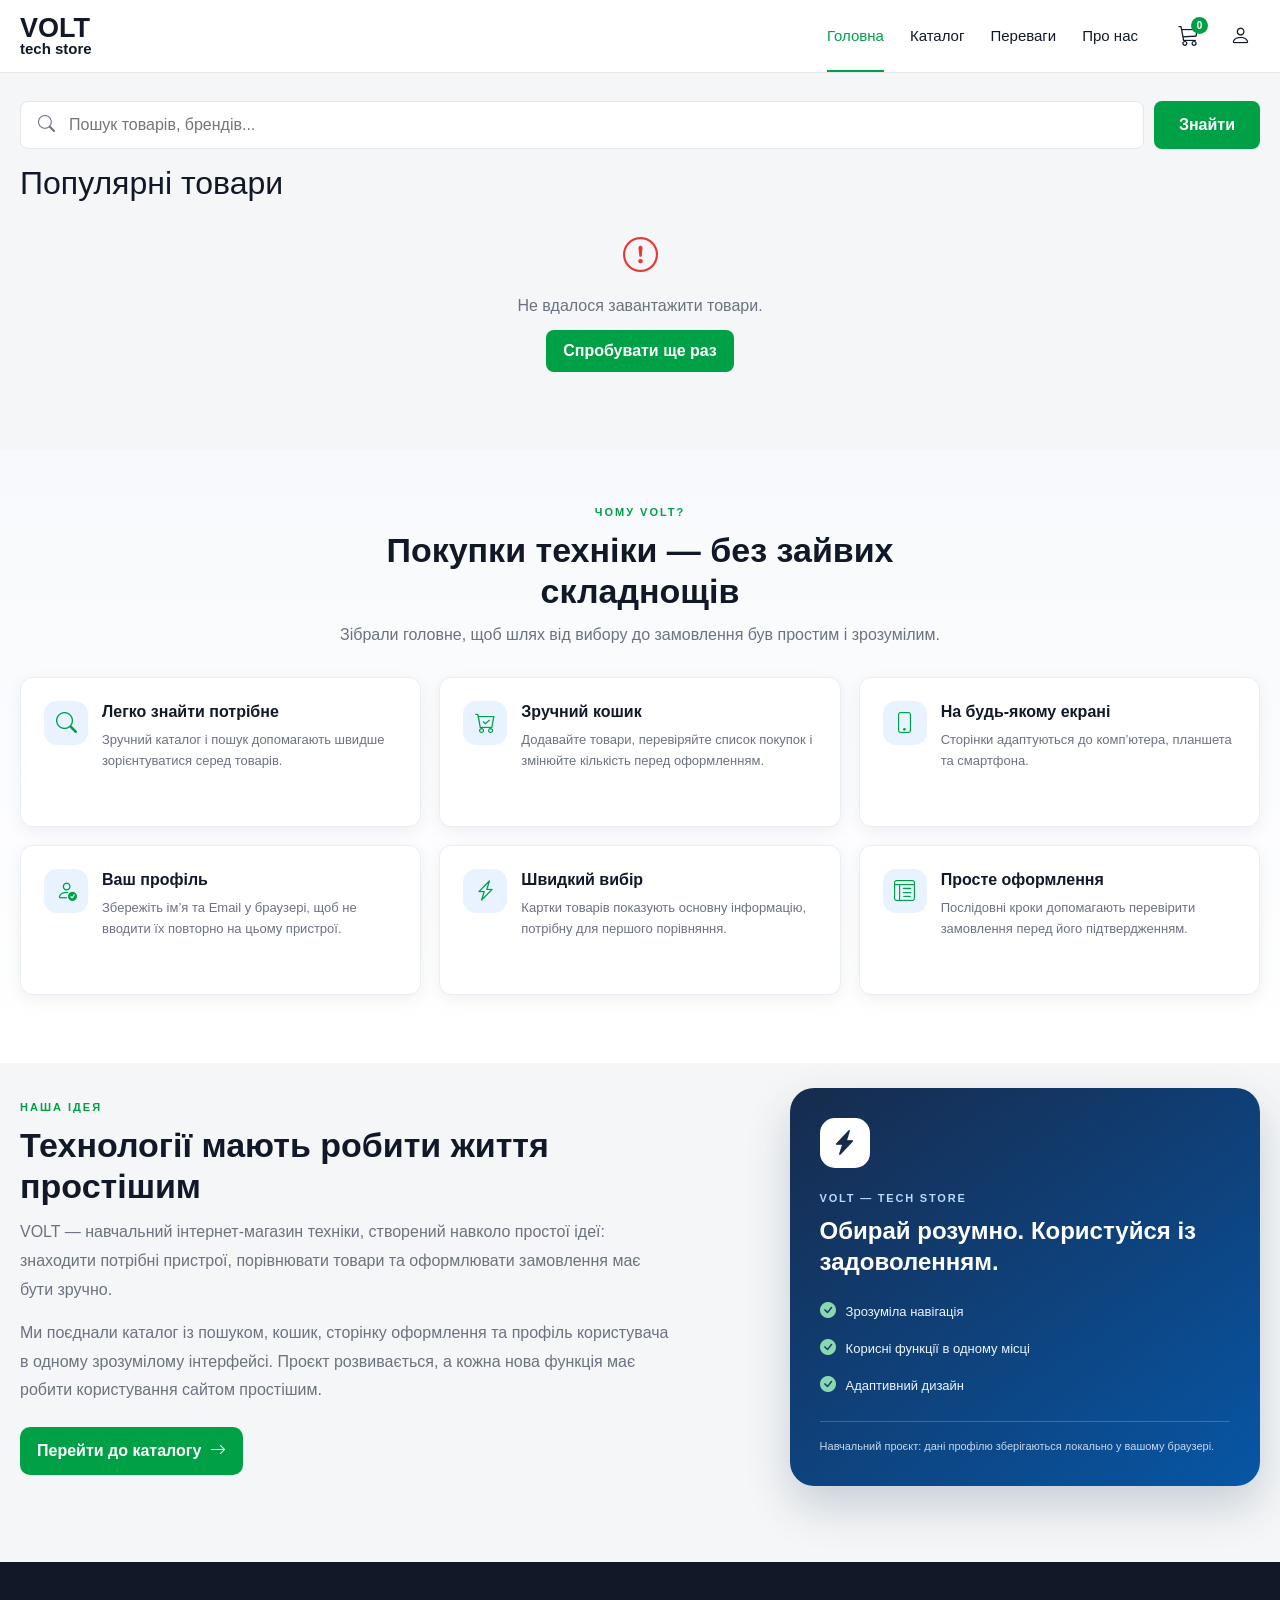
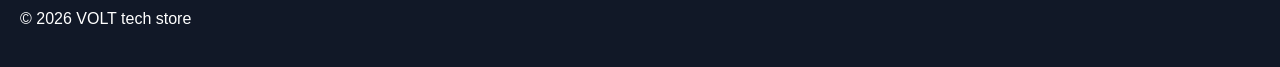
<file: index.html>
<!DOCTYPE html>
<html lang="uk">

<head>
    <meta charset="UTF-8">
    <meta
        name="viewport"
        content="width=device-width, initial-scale=1.0"
    >
    <meta
        name="description"
        content="VOLT — Техніка, яка випереджає час"
    >
    <title>VOLT — магазин техніки</title>
    <link
        href="https://cdn.jsdelivr.net/npm/bootstrap@5.3.8/dist/css/bootstrap.min.css"
        rel="stylesheet"
    >
    <link
        rel="stylesheet"
        href="https://cdn.jsdelivr.net/npm/bootstrap-icons@1.13.1/font/bootstrap-icons.min.css"
    >
    <link rel="stylesheet" href="style.css">
    <script src="script.js" defer></script>
    <script src="profile.js" defer></script>

</head>


<body>
    <header class="site-header">
        <div class="container">
            <div class="header-content">
                <a href="#" class="logo">
                    <span class="logo-main">
                        VOLT
                    </span>

                    <span class="logo-sub">
                        tech store
                    </span>

                </a>

                <nav class="main-nav">
                    <a
                        href="index.html"
                        class="nav-link active"
                    >
                        Головна
                    </a>


                    <a
                        href="catalog.html"
                        class="nav-link"
                    >
                        Каталог
                    </a>


                    <a
                        href="#advantages"
                        class="nav-link"
                    >
                        Переваги
                    </a>


                    <a
                        href="#about"
                        class="nav-link"
                    >
                        Про нас
                    </a>

                </nav>

                <button
                    type="button"
                    class="mobile-menu-button"
                    id="mobile-menu-button"
                    aria-label="Відкрити меню"
                    aria-expanded="false"
                >
                    <i class="bi bi-list"></i>
                </button>

                <div class="header-actions">


                    <a
                        href="cart.html"
                        class="header-icon"
                        aria-label="Кошик"
                    >

                        <i class="bi bi-cart3"></i>

                        <span class="cart-counter">
                            0
                        </span>

                    </a>

                    <button
                        type="button"
                        class="header-icon account-button"
                        aria-label="Профіль"
                    >

                        <i class="bi bi-person"></i>

                    </button>

                </div>

            </div>

        </div>

    </header>

    <main>

        <section class="search-section">

            <div class="container">

                <form
                    class="search-form"
                    id="search-form"
                >

                    <div class="search-input-wrapper">

                        <i
                            class="bi bi-search search-icon"
                        ></i>


                        <input
                            type="search"
                            id="search-input"
                            class="search-input"
                            placeholder="Пошук товарів, брендів..."
                            autocomplete="off"
                        >

                    </div>


                    <button
                        type="submit"
                        class="search-button"
                    >
                        Знайти
                    </button>

                </form>

            </div>

        </section>


        <section class="products-section">

            <div class="container">


                <div class="section-header">

                    <h2>
                        Популярні товари
                    </h2>

                </div>



                <div
                    id="products-loading"
                    class="products-loading"
                >

                    <div
                        class="spinner-border"
                        role="status"
                    >

                        <span class="visually-hidden">
                            Завантаження...
                        </span>

                    </div>

                    <p>
                        Завантаження товарів...
                    </p>

                </div>



                <div
                    id="products-error"
                    class="products-error"
                    style="display: none;"
                >

                    <i class="bi bi-exclamation-circle"></i>

                    <p>
                        Не вдалося завантажити товари.
                    </p>

                    <button
                        type="button"
                        id="retry-button"
                        class="retry-button"
                    >
                        Спробувати ще раз
                    </button>

                </div>


                <div
                    id="products-container"
                    class="products-grid"
                ></div>


            </div>

        </section>


        <section id="advantages" class="info-section">
            <div class="container">
                <div class="section-heading">
                    <p class="section-kicker">ЧОМУ VOLT?</p>
                    <h2>Покупки техніки — без зайвих складнощів</h2>
                    <p>Зібрали головне, щоб шлях від вибору до замовлення був простим і зрозумілим.</p>
                </div>

                <div class="info-grid">
                    <article class="info-card">
                        <div class="info-card-icon"><i class="bi bi-search"></i></div>
                        <div><h3>Легко знайти потрібне</h3><p>Зручний каталог і пошук допомагають швидше зорієнтуватися серед товарів.</p></div>
                    </article>
                    <article class="info-card">
                        <div class="info-card-icon"><i class="bi bi-cart-check"></i></div>
                        <div><h3>Зручний кошик</h3><p>Додавайте товари, перевіряйте список покупок і змінюйте кількість перед оформленням.</p></div>
                    </article>
                    <article class="info-card">
                        <div class="info-card-icon"><i class="bi bi-phone"></i></div>
                        <div><h3>На будь-якому екрані</h3><p>Сторінки адаптуються до комп’ютера, планшета та смартфона.</p></div>
                    </article>
                    <article class="info-card">
                        <div class="info-card-icon"><i class="bi bi-person-check"></i></div>
                        <div><h3>Ваш профіль</h3><p>Збережіть ім’я та Email у браузері, щоб не вводити їх повторно на цьому пристрої.</p></div>
                    </article>
                    <article class="info-card">
                        <div class="info-card-icon"><i class="bi bi-lightning-charge"></i></div>
                        <div><h3>Швидкий вибір</h3><p>Картки товарів показують основну інформацію, потрібну для першого порівняння.</p></div>
                    </article>
                    <article class="info-card">
                        <div class="info-card-icon"><i class="bi bi-layout-text-window-reverse"></i></div>
                        <div><h3>Просте оформлення</h3><p>Послідовні кроки допомагають перевірити замовлення перед його підтвердженням.</p></div>
                    </article>
                </div>
            </div>
        </section>

        <section id="about" class="about-section">
            <div class="container about-layout">
                <div class="about-copy">
                    <p class="section-kicker">НАША ІДЕЯ</p>
                    <h2>Технології мають робити життя простішим</h2>
                    <p>VOLT — навчальний інтернет-магазин техніки, створений навколо простої ідеї: знаходити потрібні пристрої, порівнювати товари та оформлювати замовлення має бути зручно.</p>
                    <p>Ми поєднали каталог із пошуком, кошик, сторінку оформлення та профіль користувача в одному зрозумілому інтерфейсі. Проєкт розвивається, а кожна нова функція має робити користування сайтом простішим.</p>
                    <a class="about-cta" href="catalog.html">Перейти до каталогу <i class="bi bi-arrow-right"></i></a>
                </div>
                <div class="about-highlight">
                    <div class="about-highlight-mark"><i class="bi bi-lightning-charge-fill"></i></div>
                    <p class="about-highlight-label">VOLT — tech store</p>
                    <h3>Обирай розумно. Користуйся із задоволенням.</h3>
                    <div class="about-values">
                        <div><i class="bi bi-check-circle-fill"></i><span>Зрозуміла навігація</span></div>
                        <div><i class="bi bi-check-circle-fill"></i><span>Корисні функції в одному місці</span></div>
                        <div><i class="bi bi-check-circle-fill"></i><span>Адаптивний дизайн</span></div>
                    </div>
                    <p class="about-note">Навчальний проєкт: дані профілю зберігаються локально у вашому браузері.</p>
                </div>
            </div>
        </section>

    </main>


    <footer class="site-footer">

        <div class="container">

            <p>
                © 2026 VOLT tech store
            </p>

        </div>

    </footer>



    <div id="profile-modal" class="profile-modal" aria-hidden="true">
        <div class="profile-overlay" data-profile-close></div>

        <section class="profile-dialog" role="dialog" aria-modal="true" aria-labelledby="profile-title">
            <button type="button" class="profile-close" data-profile-close aria-label="Закрити профіль">
                <i class="bi bi-x-lg"></i>
            </button>

            <div class="profile-icon-large">
                <i class="bi bi-person"></i>
            </div>

            <h2 id="profile-title">Мій профіль</h2>
            <p class="profile-subtitle">
                Збережіть свої дані, щоб не вводити їх повторно.
            </p>

            <form id="profile-form" class="profile-form">
                <div class="form-group">
                    <label for="profile-name">Ім'я</label>
                    <input id="profile-name" name="name" type="text" placeholder="Ваше ім'я" autocomplete="name">
                </div>

                <div class="form-group">
                    <label for="profile-email">Email</label>
                    <input id="profile-email" name="email" type="email" placeholder="you@example.com" autocomplete="email">
                </div>

                <button type="submit" class="primary-button profile-save-button">
                    <i class="bi bi-check2"></i>
                    Зберегти профіль
                </button>
            </form>

            <p id="profile-status" class="profile-status" aria-live="polite"></p>
        </section>
    </div>

</body>

</html>
</file>
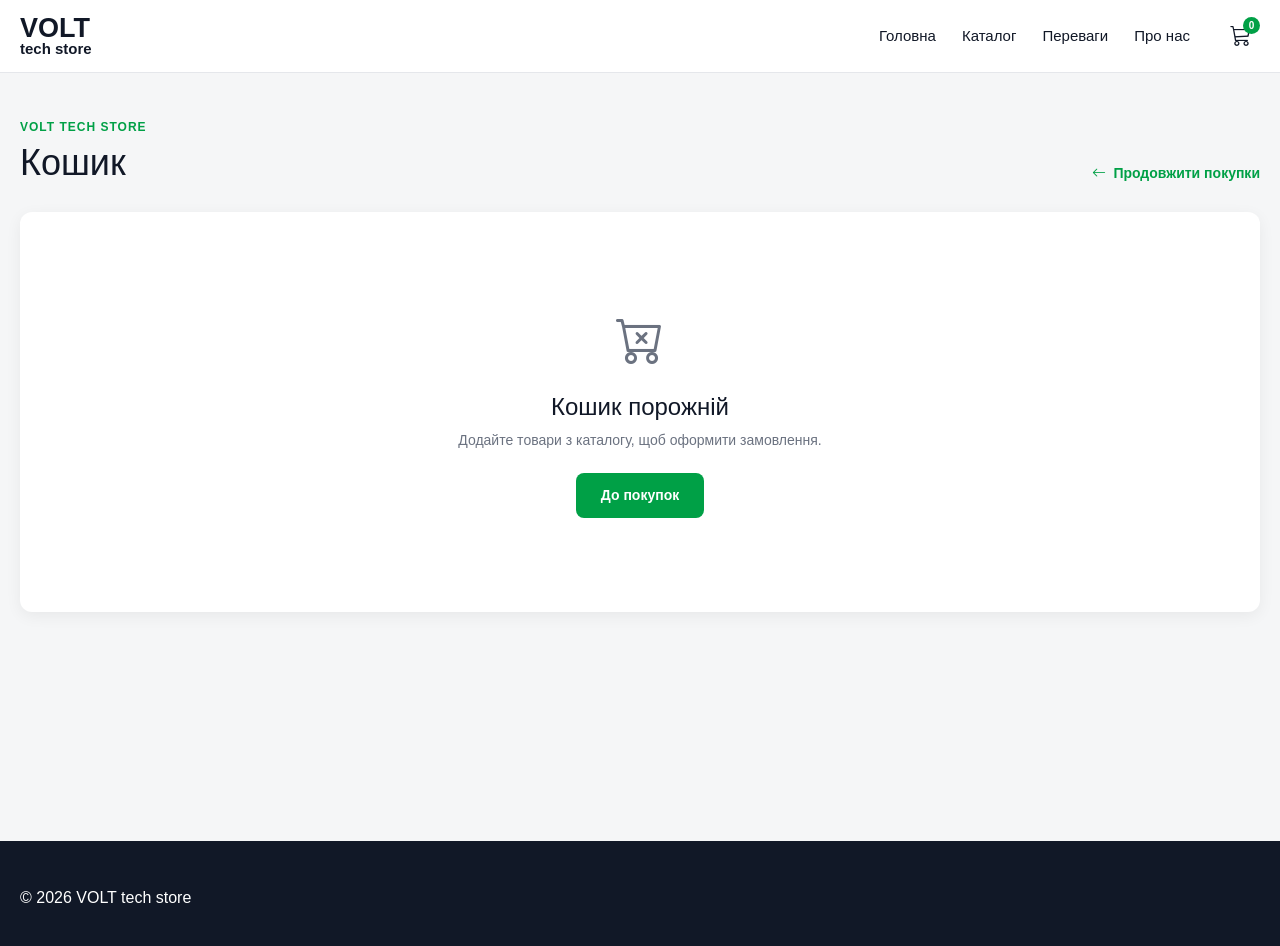
<file: cart.html>
<!DOCTYPE html>
<html lang="uk">
<head>
    <meta charset="UTF-8">
    <meta name="viewport" content="width=device-width, initial-scale=1.0">
    <meta name="description" content="VOLT — кошик покупок">
    <title>VOLT — Кошик</title>

    <link
        href="https://cdn.jsdelivr.net/npm/bootstrap@5.3.8/dist/css/bootstrap.min.css"
        rel="stylesheet"
    >
    <link
        rel="stylesheet"
        href="https://cdn.jsdelivr.net/npm/bootstrap-icons@1.13.1/font/bootstrap-icons.min.css"
    >
    <link rel="stylesheet" href="style.css">
    <script src="cart.js" defer></script>
    <script src="profile.js" defer></script>
</head>

<body>
    <header class="site-header">
        <div class="container">
            <div class="header-content">
                <a href="index.html" class="logo" aria-label="VOLT — головна">
                    <span class="logo-main">VOLT</span>
                    <span class="logo-sub">tech store</span>
                </a>

                <nav class="main-nav" aria-label="Головна навігація">
                    <a href="index.html" class="nav-link">Головна</a>
                    <a href="catalog.html" class="nav-link">Каталог</a>
                    <a href="index.html#advantages" class="nav-link">Переваги</a>
                    <a href="index.html#about" class="nav-link">Про нас</a>
                </nav>

                <button
                    type="button"
                    class="mobile-menu-button"
                    id="mobile-menu-button"
                    aria-label="Відкрити меню"
                    aria-expanded="false"
                >
                    <i class="bi bi-list"></i>
                </button>

                <div class="header-actions">
                    <a
                        href="cart.html"
                        class="header-icon"
                        aria-label="Кошик"
                    >
                        <i class="bi bi-cart3"></i>
                        <span class="cart-counter">0</span>
                    </a>
                </div>
            </div>
        </div>
    </header>

    <main class="cart-page">
        <div class="container">
            <div class="cart-page-heading">
                <div>
                    <p class="page-kicker">VOLT TECH STORE</p>
                    <h1>Кошик</h1>
                </div>
                <a href="index.html" class="back-link">
                    <i class="bi bi-arrow-left"></i>
                    Продовжити покупки
                </a>
            </div>

            <div id="cart-empty" class="cart-empty">
                <i class="bi bi-cart-x"></i>
                <h2>Кошик порожній</h2>
                <p>Додайте товари з каталогу, щоб оформити замовлення.</p>
                <a href="index.html" class="primary-button">До покупок</a>
            </div>

            <div id="cart-content" class="cart-layout">
                <section class="cart-items-section">
                    <div class="cart-items-header">
                        <h2>Ваші товари</h2>
                        <button id="clear-cart-button" class="clear-cart-button" type="button">
                            Очистити кошик
                        </button>
                    </div>

                    <div id="cart-items" class="cart-items"></div>
                </section>

                <aside class="cart-summary">
                    <h2>Підсумок</h2>

                    <div class="summary-row">
                        <span>Товари</span>
                        <strong id="cart-total">0 ₴</strong>
                    </div>

                    <div class="summary-row">
                        <span>Доставка</span>
                        <strong>Безкоштовно</strong>
                    </div>

                    <div class="summary-divider"></div>

                    <div class="summary-row summary-total">
                        <span>Разом</span>
                        <strong id="cart-grand-total">0 ₴</strong>
                    </div>

                    <a href="checkout.html" id="checkout-link" class="checkout-button">
                        Оформити замовлення
                        <i class="bi bi-arrow-right"></i>
                    </a>
                </aside>
            </div>
        </div>
    </main>

    <footer class="site-footer">
        <div class="container">
            <p>© 2026 VOLT tech store</p>
        </div>
    </footer>

    <div id="profile-modal" class="profile-modal" aria-hidden="true">
        <div class="profile-overlay" data-profile-close></div>

        <section class="profile-dialog" role="dialog" aria-modal="true" aria-labelledby="profile-title">
            <button type="button" class="profile-close" data-profile-close aria-label="Закрити профіль">
                <i class="bi bi-x-lg"></i>
            </button>

            <div class="profile-icon-large">
                <i class="bi bi-person"></i>
            </div>

            <h2 id="profile-title">Мій профіль</h2>
            <p class="profile-subtitle">
                Збережіть свої дані, щоб не вводити їх повторно.
            </p>

            <form id="profile-form" class="profile-form">
                <div class="form-group">
                    <label for="profile-name">Ім'я</label>
                    <input id="profile-name" name="name" type="text" placeholder="Ваше ім'я" autocomplete="name">
                </div>

                <div class="form-group">
                    <label for="profile-email">Email</label>
                    <input id="profile-email" name="email" type="email" placeholder="you@example.com" autocomplete="email">
                </div>

                <button type="submit" class="primary-button profile-save-button">
                    <i class="bi bi-check2"></i>
                    Зберегти профіль
                </button>
            </form>

            <p id="profile-status" class="profile-status" aria-live="polite"></p>
        </section>
    </div>

</body>
</html>
</file>
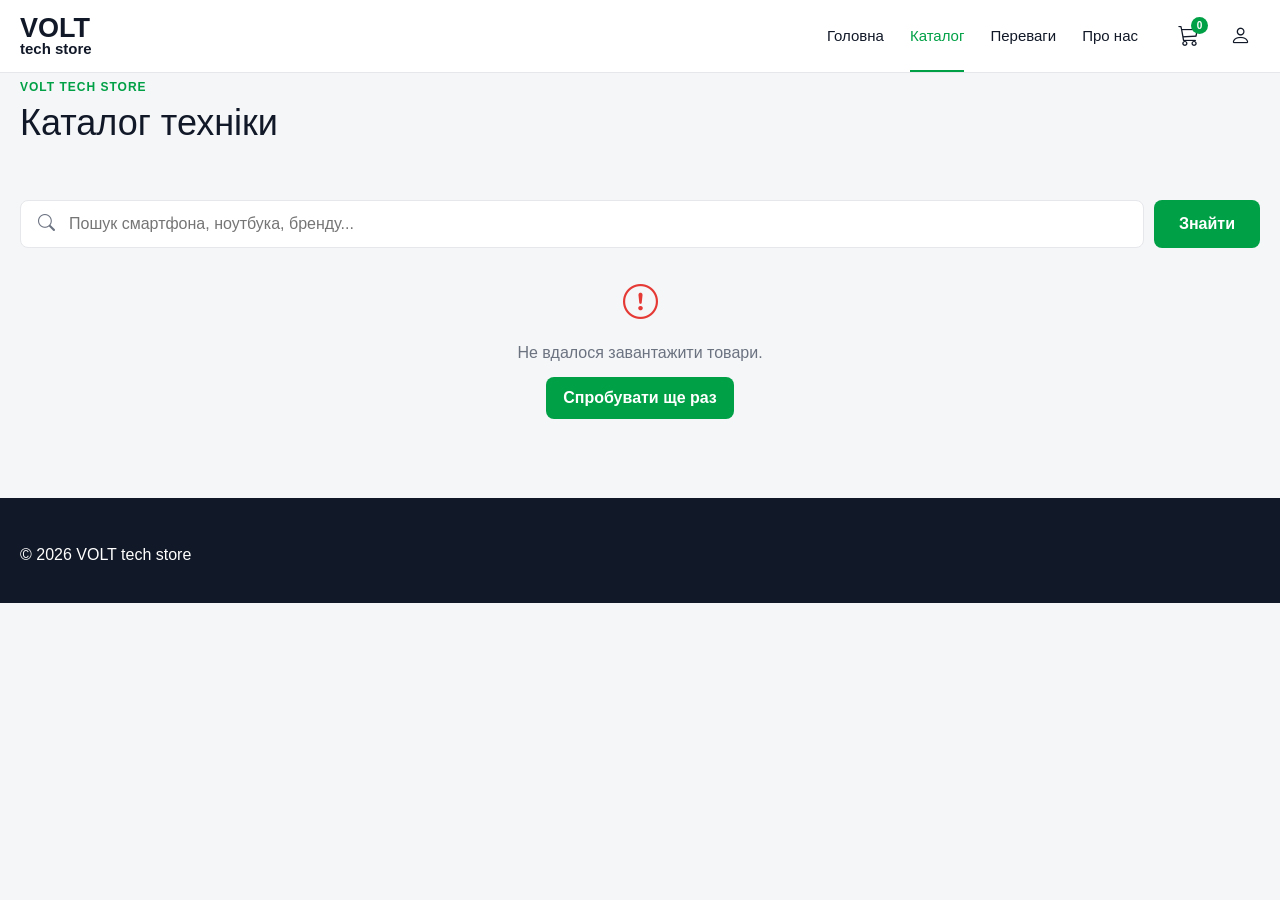
<file: catalog.html>
<!DOCTYPE html>
<html lang="uk">
<head>
    <meta charset="UTF-8">
    <meta name="viewport" content="width=device-width, initial-scale=1.0">
    <meta name="description" content="VOLT — каталог електроніки">
    <title>VOLT — Каталог</title>

    <link
        href="https://cdn.jsdelivr.net/npm/bootstrap@5.3.8/dist/css/bootstrap.min.css"
        rel="stylesheet"
    >
    <link
        rel="stylesheet"
        href="https://cdn.jsdelivr.net/npm/bootstrap-icons@1.13.1/font/bootstrap-icons.min.css"
    >
    <link rel="stylesheet" href="style.css">
    <script src="script.js" defer></script>
    <script src="profile.js" defer></script>
</head>

<body>
    <header class="site-header">
        <div class="container">
            <div class="header-content">
                <a href="index.html" class="logo">
                    <span class="logo-main">VOLT</span>
                    <span class="logo-sub">tech store</span>
                </a>

                <nav class="main-nav" aria-label="Головна навігація">
                    <a href="index.html" class="nav-link">Головна</a>
                    <a href="catalog.html" class="nav-link active">Каталог</a>
                    <a href="index.html#advantages" class="nav-link">Переваги</a>
                    <a href="index.html#about" class="nav-link">Про нас</a>
                </nav>

                <button
                    type="button"
                    class="mobile-menu-button"
                    id="mobile-menu-button"
                    aria-label="Відкрити меню"
                    aria-expanded="false"
                >
                    <i class="bi bi-list"></i>
                </button>

                <div class="header-actions">
                    <a href="cart.html" class="header-icon" aria-label="Кошик">
                        <i class="bi bi-cart3"></i>
                        <span class="cart-counter">0</span>
                    </a>
                    <button type="button" class="header-icon account-button" aria-label="Профіль">
                        <i class="bi bi-person"></i>
                    </button>
                </div>
            </div>
        </div>
    </header>

    <main class="products-section">
        <div class="container">
            <div class="cart-page-heading">
                <div>
                    <p class="page-kicker">VOLT TECH STORE</p>
                    <h1>Каталог техніки</h1>
                </div>
            </div>

            <section class="search-section">
                <form class="search-form" id="search-form">
                    <div class="search-input-wrapper">
                        <i class="bi bi-search search-icon"></i>
                        <input
                            type="search"
                            id="search-input"
                            class="search-input"
                            placeholder="Пошук смартфона, ноутбука, бренду..."
                            autocomplete="off"
                        >
                    </div>
                    <button type="submit" class="search-button">Знайти</button>
                </form>
            </section>

            <div id="products-loading" class="products-loading">
                <div class="spinner-border" role="status">
                    <span class="visually-hidden">Завантаження...</span>
                </div>
                <p>Завантаження товарів...</p>
            </div>

            <div id="products-error" class="products-error">
                <i class="bi bi-exclamation-circle"></i>
                <p>Не вдалося завантажити товари.</p>
                <button type="button" id="retry-button" class="retry-button">
                    Спробувати ще раз
                </button>
            </div>

            <div id="products-container" class="products-grid"></div>
        </div>
    </main>

    <footer class="site-footer">
        <div class="container">
            <p>© 2026 VOLT tech store</p>
        </div>
    </footer>

    <div id="profile-modal" class="profile-modal" aria-hidden="true">
        <div class="profile-overlay" data-profile-close></div>

        <section class="profile-dialog" role="dialog" aria-modal="true" aria-labelledby="profile-title">
            <button type="button" class="profile-close" data-profile-close aria-label="Закрити профіль">
                <i class="bi bi-x-lg"></i>
            </button>

            <div class="profile-icon-large">
                <i class="bi bi-person"></i>
            </div>

            <h2 id="profile-title">Мій профіль</h2>
            <p class="profile-subtitle">
                Збережіть свої дані, щоб не вводити їх повторно.
            </p>

            <form id="profile-form" class="profile-form">
                <div class="form-group">
                    <label for="profile-name">Ім'я</label>
                    <input id="profile-name" name="name" type="text" placeholder="Ваше ім'я" autocomplete="name">
                </div>

                <div class="form-group">
                    <label for="profile-email">Email</label>
                    <input id="profile-email" name="email" type="email" placeholder="you@example.com" autocomplete="email">
                </div>

                <button type="submit" class="primary-button profile-save-button">
                    <i class="bi bi-check2"></i>
                    Зберегти профіль
                </button>
            </form>

            <p id="profile-status" class="profile-status" aria-live="polite"></p>
        </section>
    </div>

</body>
</html>
</file>
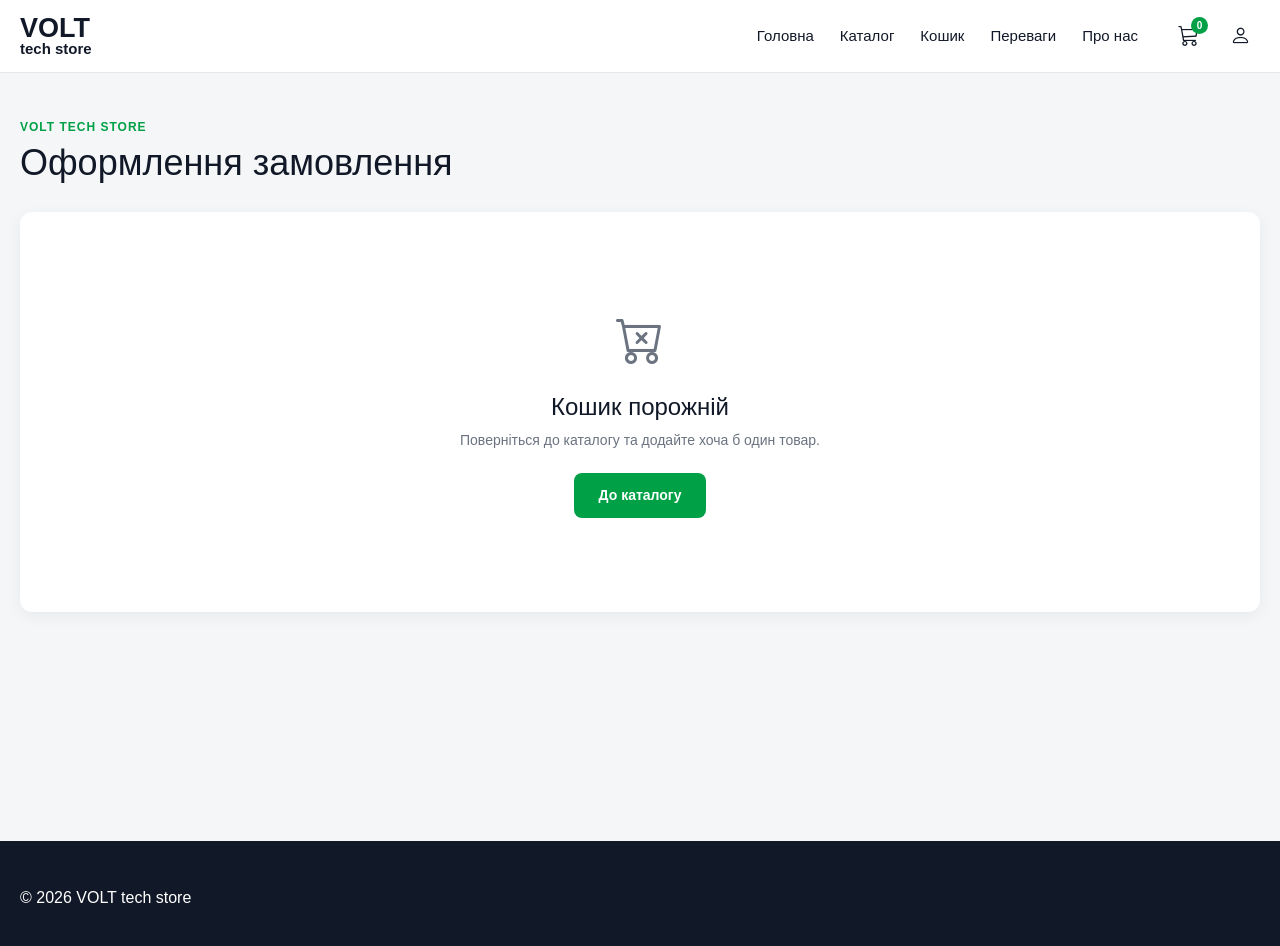
<file: checkout.html>
<!DOCTYPE html>
<html lang="uk">
<head>
    <meta charset="UTF-8">
    <meta name="viewport" content="width=device-width, initial-scale=1.0">
    <meta name="description" content="VOLT — оформлення замовлення">
    <title>VOLT — Оформлення замовлення</title>

    <link
        href="https://cdn.jsdelivr.net/npm/bootstrap@5.3.8/dist/css/bootstrap.min.css"
        rel="stylesheet"
    >
    <link
        rel="stylesheet"
        href="https://cdn.jsdelivr.net/npm/bootstrap-icons@1.13.1/font/bootstrap-icons.min.css"
    >
    <link rel="stylesheet" href="style.css">
    <script src="checkout.js" defer></script>
    <script src="profile.js" defer></script>
</head>

<body>
    <header class="site-header">
        <div class="container">
            <div class="header-content">
                <a href="index.html" class="logo">
                    <span class="logo-main">VOLT</span>
                    <span class="logo-sub">tech store</span>
                </a>

                <nav class="main-nav" aria-label="Головна навігація">
                    <a href="index.html" class="nav-link">Головна</a>
                    <a href="catalog.html" class="nav-link">Каталог</a>
                    <a href="cart.html" class="nav-link">Кошик</a>
                    <a href="index.html#advantages" class="nav-link">Переваги</a>
                    <a href="index.html#about" class="nav-link">Про нас</a>
                </nav>

                <button
                    type="button"
                    class="mobile-menu-button"
                    id="mobile-menu-button"
                    aria-label="Відкрити меню"
                    aria-expanded="false"
                >
                    <i class="bi bi-list"></i>
                </button>

                <div class="header-actions">
                    <a href="cart.html" class="header-icon" aria-label="Кошик">
                        <i class="bi bi-cart3"></i>
                        <span class="cart-counter">0</span>
                    </a>
                    <button type="button" class="header-icon account-button" aria-label="Профіль">
                        <i class="bi bi-person"></i>
                    </button>
                </div>
            </div>
        </div>
    </header>

    <main class="checkout-page">
        <div class="container">
            <div class="cart-page-heading">
                <div>
                    <p class="page-kicker">VOLT TECH STORE</p>
                    <h1>Оформлення замовлення</h1>
                </div>
            </div>

            <div id="checkout-empty" class="cart-empty">
                <i class="bi bi-cart-x"></i>
                <h2>Кошик порожній</h2>
                <p>Поверніться до каталогу та додайте хоча б один товар.</p>
                <a href="catalog.html" class="primary-button">До каталогу</a>
            </div>

            <div id="checkout-layout" class="checkout-layout">
                <section class="checkout-form-card">
                    <h2>Дані покупця</h2>

                    <form id="checkout-form" class="checkout-form">
                        <div class="form-group">
                            <label for="customer-name">Ім'я та прізвище</label>
                            <input id="customer-name" name="name" type="text" required>
                        </div>

                        <div class="form-group">
                            <label for="customer-phone">Телефон</label>
                            <input id="customer-phone" name="phone" type="tel" required>
                        </div>

                        <div class="form-group">
                            <label for="customer-email">Email</label>
                            <input id="customer-email" name="email" type="email" required>
                        </div>

                        <div class="form-group">
                            <label for="customer-address">Адреса доставки</label>
                            <textarea id="customer-address" name="address" rows="3" required></textarea>
                        </div>

                        <button type="submit" class="checkout-button">
                            Підтвердити замовлення
                            <i class="bi bi-check2"></i>
                        </button>
                    </form>
                </section>

                <aside class="checkout-order-card">
                    <h2>Ваше замовлення</h2>
                    <div id="order-list" class="order-list"></div>

                    <div class="order-total">
                        <span>Разом</span>
                        <strong id="order-total">0 ₴</strong>
                    </div>
                </aside>
            </div>

            <div id="checkout-success" class="checkout-success">
                <i class="bi bi-check-circle"></i>
                <h2>Замовлення оформлено!</h2>
                <p>Дякуємо за покупку. Кошик очищено.</p>
                <a href="index.html" class="primary-button" style="max-width: 220px;">
                    На головну
                </a>
            </div>
        </div>
    </main>

    <footer class="site-footer">
        <div class="container">
            <p>© 2026 VOLT tech store</p>
        </div>
    </footer>

    <div id="profile-modal" class="profile-modal" aria-hidden="true">
        <div class="profile-overlay" data-profile-close></div>

        <section class="profile-dialog" role="dialog" aria-modal="true" aria-labelledby="profile-title">
            <button type="button" class="profile-close" data-profile-close aria-label="Закрити профіль">
                <i class="bi bi-x-lg"></i>
            </button>

            <div class="profile-icon-large">
                <i class="bi bi-person"></i>
            </div>

            <h2 id="profile-title">Мій профіль</h2>
            <p class="profile-subtitle">
                Збережіть свої дані, щоб не вводити їх повторно.
            </p>

            <form id="profile-form" class="profile-form">
                <div class="form-group">
                    <label for="profile-name">Ім'я</label>
                    <input id="profile-name" name="name" type="text" placeholder="Ваше ім'я" autocomplete="name">
                </div>

                <div class="form-group">
                    <label for="profile-email">Email</label>
                    <input id="profile-email" name="email" type="email" placeholder="you@example.com" autocomplete="email">
                </div>

                <button type="submit" class="primary-button profile-save-button">
                    <i class="bi bi-check2"></i>
                    Зберегти профіль
                </button>
            </form>

            <p id="profile-status" class="profile-status" aria-live="polite"></p>
        </section>
    </div>

</body>
</html>
</file>
<file: style.css>
* {
    margin: 0;
    padding: 0;
    box-sizing: border-box;
}


html {
    scroll-behavior: smooth;
}


body {
    font-family: Arial, Helvetica, sans-serif;
    background-color: #f5f6f7;
    color: #111827;
    line-height: 1.5;
}


a {
    text-decoration: none;
    color: inherit;
}


button,
input {
    font: inherit;
}


button {
    cursor: pointer;
}


:root {
    --primary: #00a046;
    --primary-dark: #008f3f;
    --dark: #111827;
    --gray: #6b7280;
    --light-gray: #e5e7eb;
    --background: #f5f6f7;
    --white: #ffffff;
    --danger: #e53935;

    --radius-small: 8px;
    --radius-medium: 12px;
    --radius-large: 20px;

    --shadow: 0 4px 16px rgba(0, 0, 0, 0.06);
    --shadow-hover: 0 8px 24px rgba(0, 0, 0, 0.1);
}


.container {
    width: 100%;
    max-width: 1320px;
    margin: 0 auto;
    padding-left: 20px;
    padding-right: 20px;
}

.site-header {
    background-color: var(--white);
    border-bottom: 1px solid var(--light-gray);
    position: sticky;
    top: 0;
    z-index: 1000;
}


.header-content {
    min-height: 72px;

    display: flex;
    align-items: center;
    justify-content: space-between;

    gap: 30px;
}


.logo {
    display: flex;
    flex-direction: column;
    align-items: flex-start;
    text-decoration: none;
    line-height: 0.95;
}

.logo-main {
    font-family: Arial, sans-serif;
    font-size: 27px;
    font-weight: 900;
    color: #111;
}

.logo-sub {
    font-family: Arial, sans-serif;
    font-size: 15px;
    font-weight: 700;
    color: #666;
}

.logo img {
    width: 46px;
    height: 46px;
    flex: 0 0 46px;
    display: block;
    object-fit: contain;
}


.logo span {
    color: var(--dark);
}


.main-nav {
    display: flex;
    align-items: center;
    gap: 26px;

    margin-left: auto;
}


.nav-link {
    position: relative;

    font-size: 15px;
    font-weight: 500;

    color: var(--dark);

    transition: color 0.2s ease;
}


.nav-link:hover,
.nav-link.active {
    color: var(--primary);
}


.nav-link.active::after {
    content: "";

    position: absolute;

    left: 0;
    right: 0;
    bottom: -25px;

    height: 2px;

    background-color: var(--primary);
}


.header-actions {
    display: flex;
    align-items: center;
    gap: 12px;
}


.header-icon {
    width: 40px;
    height: 40px;

    display: flex;
    align-items: center;
    justify-content: center;

    position: relative;

    border: none;
    background-color: transparent;

    color: var(--dark);

    font-size: 21px;

    transition:
        color 0.2s ease,
        background-color 0.2s ease;
}


.header-icon:hover {
    color: var(--primary);
    background-color: #f0faf5;

    border-radius: 50%;
}


.cart-counter {
    position: absolute;

    top: 1px;
    right: 0;

    min-width: 17px;
    height: 17px;

    padding: 0 4px;

    display: flex;
    align-items: center;
    justify-content: center;

    border-radius: 50%;

    background-color: var(--primary);
    color: var(--white);

    font-size: 10px;
    font-weight: 700;
}


.mobile-menu-button {
    display: none;

    width: 40px;
    height: 40px;

    border: none;
    background: transparent;

    font-size: 24px;
}


.search-section {
    padding: 28px 0 10px;
}


.search-form {
    display: flex;
    gap: 10px;
}


.search-input-wrapper {
    position: relative;
    flex: 1;
}


.search-icon {
    position: absolute;

    left: 18px;
    top: 50%;

    transform: translateY(-50%);

    color: var(--gray);

    font-size: 17px;
}


.search-input {
    width: 100%;
    height: 48px;

    padding: 0 20px 0 48px;

    border: 1px solid var(--light-gray);
    border-radius: var(--radius-small);

    background-color: var(--white);

    color: var(--dark);

    outline: none;

    transition:
        border-color 0.2s ease,
        box-shadow 0.2s ease;
}


.search-input:focus {
    border-color: var(--primary);

    box-shadow:
        0 0 0 3px rgba(0, 160, 70, 0.1);
}


.search-button {
    height: 48px;

    padding: 0 25px;

    border: none;
    border-radius: var(--radius-small);

    background-color: var(--primary);
    color: var(--white);

    font-weight: 600;

    transition:
        background-color 0.2s ease,
        transform 0.2s ease;
}


.search-button:hover {
    background-color: var(--primary-dark);
    transform: translateY(-1px);
}


.section-heading {
    margin-bottom: 18px;
}


.section-heading h2 {
    margin: 0;

    font-size: 26px;
    font-weight: 700;
}


.products-heading {
    display: flex;
    align-items: center;
    justify-content: space-between;
}


.view-all-link {
    display: flex;
    align-items: center;
    gap: 7px;

    color: var(--primary);

    font-size: 14px;
    font-weight: 600;

    transition: gap 0.2s ease;
}


.view-all-link:hover {
    gap: 11px;
}


.categories-section {
    padding: 25px 0;
}


.categories-list {
    display: grid;

    grid-template-columns:
        repeat(6, minmax(0, 1fr));

    gap: 14px;
}


.category-card {
    min-height: 105px;

    display: flex;
    flex-direction: column;
    align-items: center;
    justify-content: center;

    gap: 10px;

    background-color: var(--white);

    border: 1px solid transparent;
    border-radius: var(--radius-medium);

    box-shadow: var(--shadow);

    transition:
        transform 0.2s ease,
        border-color 0.2s ease,
        box-shadow 0.2s ease;
}


.category-card:hover {
    transform: translateY(-3px);

    border-color: rgba(0, 160, 70, 0.2);

    box-shadow: var(--shadow-hover);

    color: var(--primary);
}


.category-icon {
    width: 42px;
    height: 42px;

    display: flex;
    align-items: center;
    justify-content: center;

    border-radius: 50%;

    background-color: #f0faf5;

    color: var(--primary);

    font-size: 21px;
}


.category-card span {
    font-size: 13px;
    font-weight: 600;
    text-align: center;
}


.hero-section {
    padding: 10px 0 35px;
}


.hero {
    min-height: 280px;

    display: flex;
    align-items: center;
    justify-content: space-between;

    overflow: hidden;

    position: relative;

    padding: 45px 60px;

    border-radius: var(--radius-large);

    background:
        linear-gradient(
            115deg,
            #00a046 0%,
            #08b653 60%,
            #00a046 100%
        );

    color: var(--white);
}


.hero-content {
    position: relative;
    z-index: 2;

    max-width: 570px;
}


.hero-label {
    display: inline-block;

    margin-bottom: 10px;

    font-size: 12px;
    font-weight: 700;

    letter-spacing: 1px;

    opacity: 0.9;
}


.hero h1 {
    margin-bottom: 10px;

    font-size: 40px;
    font-weight: 800;

    line-height: 1.1;
}


.hero h1 span {
    font-size: 34px;
}


.hero p {
    max-width: 480px;

    margin-bottom: 25px;

    font-size: 18px;

    color: rgba(255, 255, 255, 0.9);
}


.hero-button {
    display: inline-flex;
    align-items: center;
    gap: 9px;

    padding: 12px 20px;

    border-radius: var(--radius-small);

    background-color: var(--white);
    color: var(--primary);

    font-size: 14px;
    font-weight: 700;

    transition:
        transform 0.2s ease,
        box-shadow 0.2s ease;
}


.hero-button:hover {
    transform: translateY(-2px);

    box-shadow:
        0 7px 20px rgba(0, 0, 0, 0.15);
}


.hero-image {
    width: 440px;
    height: 230px;

    position: relative;
}


.hero-device {
    position: absolute;

    display: flex;
    align-items: center;
    justify-content: center;

    border-radius: 20px;

    background-color: rgba(255, 255, 255, 0.15);

    border: 1px solid rgba(255, 255, 255, 0.2);

    backdrop-filter: blur(5px);

    color: rgba(255, 255, 255, 0.95);
}


.hero-laptop {
    width: 260px;
    height: 155px;

    right: 80px;
    top: 25px;

    font-size: 90px;

    transform: rotate(-5deg);
}


.hero-phone {
    width: 85px;
    height: 150px;

    right: 25px;
    top: 60px;

    font-size: 48px;

    transform: rotate(8deg);
}


.hero-headphones {
    width: 110px;
    height: 110px;

    right: 230px;
    bottom: 0;

    font-size: 55px;

    transform: rotate(-8deg);
}


.products-section {
    padding: 5px 0 60px;
}


.products-grid {
    display: grid;

    grid-template-columns:
        repeat(4, minmax(0, 1fr));

    gap: 18px;
}


.product-card {
    overflow: hidden;

    display: flex;
    flex-direction: column;

    min-width: 0;

    background-color: var(--white);

    border-radius: var(--radius-medium);

    box-shadow: var(--shadow);

    transition:
        transform 0.2s ease,
        box-shadow 0.2s ease;
}


.product-card:hover {
    transform: translateY(-4px);

    box-shadow: var(--shadow-hover);
}


.product-image-wrapper {
    height: 220px;

    display: flex;
    align-items: center;
    justify-content: center;

    padding: 20px;

    background-color: #ffffff;
}


.product-image {
    max-width: 100%;
    max-height: 180px;

    object-fit: contain;
}


.product-info {
    display: flex;
    flex-direction: column;

    flex: 1;

    padding: 16px;
}


.product-title {
    margin-bottom: 8px;

    font-size: 15px;
    font-weight: 600;

    line-height: 1.35;

    color: var(--dark);
}


.product-rating {
    display: flex;
    align-items: center;
    gap: 5px;

    margin-bottom: 10px;

    font-size: 13px;

    color: var(--gray);
}


.product-rating i {
    color: #f5a623;
}


.product-price {
    margin-top: auto;
    margin-bottom: 13px;

    font-size: 21px;
    font-weight: 800;

    color: var(--dark);
}


.add-to-cart-button {
    width: 100%;
    min-height: 42px;

    border: none;
    border-radius: var(--radius-small);

    background-color: var(--primary);
    color: var(--white);

    font-size: 14px;
    font-weight: 700;

    transition:
        background-color 0.2s ease,
        transform 0.2s ease;
}


.add-to-cart-button:hover {
    background-color: var(--primary-dark);

    transform: translateY(-1px);
}

.products-loading {
    min-height: 180px;

    display: flex;
    flex-direction: column;
    align-items: center;
    justify-content: center;

    gap: 12px;

    color: var(--gray);
}


.products-loading .spinner-border {
    color: var(--primary);
}


.products-loading p {
    margin: 0;
}


.products-error {
    display: none;

    min-height: 180px;

    flex-direction: column;
    align-items: center;
    justify-content: center;

    gap: 12px;

    text-align: center;

    color: var(--danger);
}


.products-error i {
    font-size: 35px;
}


.products-error p {
    margin: 0;

    color: var(--gray);
}


.retry-button {
    padding: 9px 17px;

    border: none;
    border-radius: var(--radius-small);

    background-color: var(--primary);
    color: var(--white);

    font-weight: 600;
}


.site-footer {
    padding: 45px 0 20px;

    background-color: var(--dark);

    color: var(--white);
}


.footer-content {
    display: grid;

    grid-template-columns:
        2fr 1fr 1fr 1fr;

    gap: 40px;

    padding-bottom: 35px;
}


.footer-brand p {
    max-width: 260px;

    margin-top: 12px;

    font-size: 13px;

    color: #9ca3af;
}


.footer-logo span {
    color: var(--white);
}


.footer-column {
    display: flex;
    flex-direction: column;

    gap: 9px;
}


.footer-column h3 {
    margin-bottom: 8px;

    font-size: 15px;
}


.footer-column a {
    font-size: 13px;

    color: #9ca3af;

    transition: color 0.2s ease;
}


.footer-column a:hover {
    color: var(--white);
}


.social-links {
    display: flex;
    gap: 10px;
}


.social-links a {
    width: 35px;
    height: 35px;

    display: flex;
    align-items: center;
    justify-content: center;

    border-radius: 50%;

    background-color: rgba(255, 255, 255, 0.08);

    color: var(--white);

    font-size: 16px;

    transition:
        background-color 0.2s ease,
        transform 0.2s ease;
}


.social-links a:hover {
    background-color: var(--primary);

    transform: translateY(-2px);
}


.footer-bottom {
    padding-top: 18px;

    border-top: 1px solid rgba(255, 255, 255, 0.1);
}


.footer-bottom p {
    margin: 0;

    font-size: 12px;

    color: #6b7280;

    text-align: center;
}


@media (max-width: 1100px) {

    .main-nav {
        gap: 16px;
    }


    .nav-link {
        font-size: 14px;
    }


    .categories-list {
        grid-template-columns:
            repeat(3, minmax(0, 1fr));
    }


    .products-grid {
        grid-template-columns:
            repeat(3, minmax(0, 1fr));
    }


    .hero {
        padding: 40px;
    }


    .hero-image {
        width: 360px;
    }

}



@media (max-width: 850px) {

    .header-content {
        gap: 15px;
    }


    .main-nav {
        display: none;
    }


    .mobile-menu-button {
        display: flex;
        align-items: center;
        justify-content: center;
    }


    .hero {
        min-height: 320px;
    }


    .hero-image {
        opacity: 0.55;
    }


    .footer-content {
        grid-template-columns:
            repeat(2, 1fr);
    }

}


@media (max-width: 600px) {
    .info-grid {
        grid-template-columns: 1fr;
    }

    .info-section {
        padding: 40px 0 48px;
    }

    .info-card {
        min-height: auto;
        padding: 19px;
    }

    .about-section {
        padding-bottom: 52px;
    }

    .about-highlight {
        padding: 24px;
        border-radius: 18px;
    }

    .about-highlight h3 {
        font-size: 21px;
    }

    .container {
        padding-left: 15px;
        padding-right: 15px;
    }


    .header-content {
        min-height: 60px;
    }


    .logo {
        font-size: 20px;
    }


    .header-actions {
        gap: 2px;
    }


    .header-icon {
        width: 36px;
        height: 36px;

        font-size: 19px;
    }


    .search-section {
        padding-top: 15px;
    }


    .search-form {
        gap: 7px;
    }


    .search-button {
        padding: 0 15px;
    }


    .search-input {
        padding-left: 42px;

        font-size: 14px;
    }


    .section-heading h2 {
        font-size: 22px;
    }

    .categories-section {
        padding: 20px 0;
    }


    .categories-list {
        display: flex;

        overflow-x: auto;

        gap: 10px;

        padding-bottom: 8px;

        scrollbar-width: none;
    }


    .categories-list::-webkit-scrollbar {
        display: none;
    }


    .category-card {
        flex: 0 0 105px;

        min-height: 95px;
    }


    .category-card span {
        font-size: 11px;
    }


    .hero-section {
        padding: 5px 0 25px;
    }


    .hero {
        min-height: 280px;

        padding: 28px 22px;

        border-radius: 16px;
    }


    .hero-content {
        max-width: 100%;
    }


    .hero h1 {
        font-size: 29px;
    }


    .hero p {
        max-width: 230px;

        font-size: 14px;
    }


    .hero-image {
        position: absolute;

        width: 100%;
        height: 100%;

        right: 0;
        top: 0;

        opacity: 0.18;
    }


    .hero-laptop {
        right: -50px;
        top: 55px;
    }


    .hero-phone {
        right: 15px;
        top: 95px;
    }


    .hero-headphones {
        right: 100px;
        bottom: 20px;
    }


    .products-section {
        padding-bottom: 40px;
    }


    .products-grid {
        grid-template-columns:
            repeat(2, minmax(0, 1fr));

        gap: 10px;
    }


    .product-image-wrapper {
        height: 145px;

        padding: 12px;
    }


    .product-image {
        max-height: 125px;
    }


    .product-info {
        padding: 11px;
    }


    .product-title {
        font-size: 13px;
    }


    .product-rating {
        font-size: 11px;
    }


    .product-price {
        font-size: 17px;

        margin-bottom: 9px;
    }


    .add-to-cart-button {
        min-height: 38px;

        font-size: 12px;
    }


    .footer-content {
        grid-template-columns: 1fr 1fr;

        gap: 30px;
    }


    .footer-brand {
        grid-column: 1 / -1;
    }


    .footer-column h3 {
        font-size: 14px;
    }


    .footer-column a {
        font-size: 12px;
    }

}


@media (max-width: 380px) {

    .logo {
        font-size: 18px;
    }


    .search-button {
        padding: 0 11px;

        font-size: 13px;
    }


    .products-grid {
        gap: 7px;
    }


    .product-info {
        padding: 9px;
    }


    .product-title {
        font-size: 12px;
    }


    .product-price {
        font-size: 16px;
    }


    .add-to-cart-button {
        font-size: 11px;
    }

}

.info-section {
    padding: 54px 0 68px;
    background: linear-gradient(180deg, #f7f9fc 0%, #ffffff 100%);
}

.section-heading {
    max-width: 680px;
    margin: 0 auto 30px;
    text-align: center;
}

.section-kicker {
    margin: 0 0 9px;
    color: var(--primary);
    font-size: 11px;
    font-weight: 800;
    letter-spacing: 2px;
}

.section-heading h2,
.about-copy h2 {
    margin: 0 0 12px;
    font-size: clamp(25px, 3vw, 34px);
    font-weight: 800;
    line-height: 1.2;
}

.section-heading > p:last-child {
    margin: 0;
    color: var(--gray);
}

.info-grid {
    display: grid;
    grid-template-columns: repeat(3, minmax(0, 1fr));
    gap: 18px;
}

.info-card {
    display: flex;
    align-items: flex-start;
    gap: 14px;
    min-height: 150px;
    padding: 23px;
    background: var(--white);
    border: 1px solid #e9edf4;
    border-radius: var(--radius-medium);
    box-shadow: var(--shadow);
    transition: transform 180ms ease, box-shadow 180ms ease, border-color 180ms ease;
}

.info-card:hover {
    transform: translateY(-4px);
    border-color: rgba(0, 123, 255, 0.25);
    box-shadow: 0 14px 32px rgba(20, 38, 70, 0.1);
}

.info-card-icon {
    display: grid;
    flex: 0 0 44px;
    width: 44px;
    height: 44px;
    place-items: center;
    color: var(--primary);
    background: rgba(0, 123, 255, 0.09);
    border-radius: 13px;
    font-size: 21px;
}

.info-card h3 {
    margin: 1px 0 7px;
    font-size: 16px;
    font-weight: 750;
}

.info-card p {
    margin: 0;
    color: var(--gray);
    font-size: 13px;
    line-height: 1.65;
}

.about-section {
    padding: 25px 0 76px;
}

.about-layout {
    display: grid;
    grid-template-columns: minmax(0, 1.2fr) minmax(300px, 0.8fr);
    align-items: center;
    gap: clamp(28px, 5vw, 70px);
}

.about-copy h2 {
    max-width: 580px;
}

.about-copy > p:not(.section-kicker) {
    max-width: 650px;
    margin: 0 0 14px;
    color: var(--gray);
    line-height: 1.8;
}

.about-cta {
    display: inline-flex;
    align-items: center;
    gap: 9px;
    margin-top: 8px;
    padding: 12px 17px;
    color: #fff;
    background: var(--primary);
    border-radius: 10px;
    font-weight: 700;
    text-decoration: none;
    transition: transform 180ms ease, opacity 180ms ease;
}

.about-cta:hover {
    color: #fff;
    opacity: 0.92;
    transform: translateY(-2px);
}

.about-highlight {
    padding: 30px;
    color: #fff;
    background: linear-gradient(145deg, #172b4d, #0756a5);
    border-radius: 24px;
    box-shadow: 0 20px 45px rgba(16, 49, 92, 0.2);
}

.about-highlight-mark {
    display: grid;
    width: 50px;
    height: 50px;
    margin-bottom: 22px;
    place-items: center;
    color: #142b4a;
    background: #fff;
    border-radius: 15px;
    font-size: 25px;
}

.about-highlight-label {
    margin: 0 0 8px;
    color: #b9d9ff;
    font-size: 11px;
    font-weight: 800;
    letter-spacing: 1.8px;
    text-transform: uppercase;
}

.about-highlight h3 {
    margin: 0 0 22px;
    font-size: 24px;
    font-weight: 800;
    line-height: 1.3;
}

.about-values {
    display: grid;
    gap: 13px;
}

.about-values div {
    display: flex;
    align-items: center;
    gap: 10px;
    color: #edf5ff;
    font-size: 13px;
}

.about-values i {
    color: #8bd7b0;
    font-size: 16px;
}

.about-note {
    margin: 24px 0 0;
    padding-top: 16px;
    color: #c6d8ed;
    border-top: 1px solid rgba(255, 255, 255, 0.2);
    font-size: 11px;
    line-height: 1.6;
}

.cart-page {
    min-height: calc(100vh - 132px);
    padding: 45px 0 70px;
}

.cart-page-heading {
    display: flex;
    align-items: flex-end;
    justify-content: space-between;
    gap: 20px;
    margin-bottom: 28px;
}

.page-kicker {
    margin: 0 0 5px;
    color: var(--primary);
    font-size: 12px;
    font-weight: 800;
    letter-spacing: 1px;
}

.cart-page-heading h1 {
    margin: 0;
    font-size: 36px;
}

.back-link {
    display: inline-flex;
    align-items: center;
    gap: 7px;
    color: var(--primary);
    font-weight: 700;
    font-size: 14px;
}

.cart-layout {
    display: grid;
    grid-template-columns: minmax(0, 1fr) 340px;
    gap: 24px;
}

.cart-items-section,
.cart-summary {
    background: var(--white);
    border-radius: var(--radius-medium);
    box-shadow: var(--shadow);
}

.cart-items-section {
    padding: 22px;
}

.cart-items-header {
    display: flex;
    align-items: center;
    justify-content: space-between;
    gap: 15px;
    margin-bottom: 18px;
}

.cart-items-header h2,
.cart-summary h2 {
    margin: 0;
    font-size: 20px;
}

.clear-cart-button {
    border: none;
    background: transparent;
    color: var(--danger);
    font-size: 13px;
    font-weight: 700;
}

.cart-items {
    display: flex;
    flex-direction: column;
    gap: 12px;
}

.cart-item {
    display: grid;
    grid-template-columns: 100px minmax(0, 1fr) auto;
    align-items: center;
    gap: 18px;
    padding: 14px 0;
    border-bottom: 1px solid var(--light-gray);
}

.cart-item:last-child {
    border-bottom: none;
}

.cart-item-image {
    width: 100px;
    height: 90px;
    display: flex;
    align-items: center;
    justify-content: center;
}

.cart-item-image img {
    max-width: 100%;
    max-height: 90px;
    object-fit: contain;
}

.cart-item-info h3 {
    margin: 0 0 7px;
    font-size: 15px;
    line-height: 1.35;
}

.cart-item-info p {
    margin: 0;
    color: var(--gray);
    font-size: 13px;
}

.cart-item-controls {
    display: flex;
    align-items: center;
    gap: 18px;
}

.quantity-control {
    display: inline-flex;
    align-items: center;
    border: 1px solid var(--light-gray);
    border-radius: var(--radius-small);
    overflow: hidden;
}

.quantity-control span {
    min-width: 35px;
    text-align: center;
    font-weight: 700;
}

.quantity-button {
    width: 32px;
    height: 34px;
    border: none;
    background: var(--background);
    color: var(--dark);
    font-weight: 700;
}

.quantity-button:hover {
    background: #e9ecef;
}

.cart-item-total {
    min-width: 95px;
    text-align: right;
    font-size: 15px;
}

.remove-item-button {
    width: 35px;
    height: 35px;
    border: none;
    border-radius: 50%;
    background: #fff1f1;
    color: var(--danger);
}

.cart-summary {
    align-self: start;
    padding: 22px;
    position: sticky;
    top: 95px;
}

.summary-row {
    display: flex;
    align-items: center;
    justify-content: space-between;
    gap: 15px;
    margin-top: 18px;
    color: var(--gray);
    font-size: 14px;
}

.summary-row strong {
    color: var(--dark);
}

.summary-divider {
    height: 1px;
    margin: 20px 0;
    background: var(--light-gray);
}

.summary-total {
    color: var(--dark);
    font-size: 17px;
}

.summary-total strong {
    font-size: 21px;
}

.checkout-button,
.primary-button {
    display: inline-flex;
    align-items: center;
    justify-content: center;
    gap: 8px;
    width: 100%;
    min-height: 45px;
    margin-top: 22px;
    border: none;
    border-radius: var(--radius-small);
    background: var(--primary);
    color: var(--white);
    font-size: 14px;
    font-weight: 700;
}

.checkout-button:hover,
.primary-button:hover {
    background: var(--primary-dark);
    color: var(--white);
}

.cart-empty {
    min-height: 400px;
    display: none;
    flex-direction: column;
    align-items: center;
    justify-content: center;
    text-align: center;
    padding: 30px;
    background: var(--white);
    border-radius: var(--radius-medium);
    box-shadow: var(--shadow);
}

.cart-empty > i {
    margin-bottom: 15px;
    color: var(--gray);
    font-size: 48px;
}

.cart-empty h2 {
    margin-bottom: 8px;
    font-size: 24px;
}

.cart-empty p {
    margin: 0;
    color: var(--gray);
    font-size: 14px;
}

.cart-empty .primary-button {
    width: auto;
    padding: 0 25px;
}

.checkout-page {
    min-height: calc(100vh - 132px);
    padding: 45px 0 70px;
}

.checkout-layout {
    display: grid;
    grid-template-columns: minmax(0, 1fr) 340px;
    gap: 24px;
}

.checkout-form-card,
.checkout-order-card {
    background: var(--white);
    border-radius: var(--radius-medium);
    box-shadow: var(--shadow);
    padding: 24px;
}

.checkout-form-card h1,
.checkout-order-card h2 {
    margin: 0 0 22px;
}

.checkout-form {
    display: grid;
    gap: 17px;
}

.form-group {
    display: grid;
    gap: 7px;
}

.form-group label {
    font-size: 13px;
    font-weight: 700;
}

.form-group input,
.form-group textarea {
    width: 100%;
    border: 1px solid var(--light-gray);
    border-radius: var(--radius-small);
    padding: 11px 13px;
    outline: none;
    background: var(--white);
}

.form-group input:focus,
.form-group textarea:focus {
    border-color: var(--primary);
    box-shadow: 0 0 0 3px rgba(0, 160, 70, 0.1);
}

.order-list {
    display: flex;
    flex-direction: column;
    gap: 10px;
}

.order-list-item {
    display: flex;
    justify-content: space-between;
    gap: 12px;
    font-size: 13px;
}

.order-total {
    display: flex;
    justify-content: space-between;
    gap: 15px;
    margin-top: 20px;
    padding-top: 18px;
    border-top: 1px solid var(--light-gray);
    font-size: 18px;
    font-weight: 800;
}

.checkout-success {
    display: none;
    padding: 30px;
    text-align: center;
    background: var(--white);
    border-radius: var(--radius-medium);
    box-shadow: var(--shadow);
}

.checkout-success i {
    color: var(--primary);
    font-size: 48px;
}

.checkout-success h2 {
    margin: 12px 0 8px;
}

.checkout-success p {
    margin: 0;
    color: var(--gray);
}

@media (max-width: 850px) {
    .header-content {
        position: relative;
    }

    .main-nav.mobile-open {
        display: flex;
        position: absolute;
        left: 0;
        right: 0;
        top: 100%;
        flex-direction: column;
        align-items: stretch;
        gap: 0;
        margin: 0;
        padding: 8px 15px;
        background: var(--white);
        border-bottom: 1px solid var(--light-gray);
        box-shadow: var(--shadow);
    }

    .main-nav.mobile-open .nav-link {
        padding: 12px 0;
    }

    .nav-link.active::after {
        display: none;
    }

    .info-grid {
        grid-template-columns: repeat(2, minmax(0, 1fr));
    }

    .about-layout {
        grid-template-columns: 1fr;
    }

    .about-highlight {
        max-width: 620px;
    }

    .cart-layout,
    .checkout-layout {
        grid-template-columns: 1fr;
    }

    .cart-summary {
        position: static;
    }
}

@media (max-width: 600px) {
    .cart-page,
    .checkout-page {
        padding-top: 28px;
    }

    .cart-page-heading {
        align-items: flex-start;
        flex-direction: column;
    }

    .cart-page-heading h1 {
        font-size: 30px;
    }

    .cart-item {
        grid-template-columns: 70px minmax(0, 1fr);
        gap: 12px;
    }

    .cart-item-image {
        width: 70px;
        height: 70px;
    }

    .cart-item-image img {
        max-height: 70px;
    }

    .cart-item-controls {
        grid-column: 1 / -1;
        justify-content: space-between;
    }

    .cart-item-total {
        min-width: 0;
    }

    .cart-items-section,
    .cart-summary,
    .checkout-form-card,
    .checkout-order-card {
        padding: 17px;
    }
}

/* Профіль */
.profile-modal {
    position: fixed;
    inset: 0;
    z-index: 3000;
    display: none;
    align-items: center;
    justify-content: center;
    padding: 20px;
}

.profile-modal.is-open {
    display: flex;
}

.profile-overlay {
    position: absolute;
    inset: 0;
    background: rgba(17, 24, 39, 0.55);
}

.profile-dialog {
    position: relative;
    z-index: 1;
    width: min(100%, 430px);
    padding: 32px;
    border-radius: 20px;
    background: var(--white);
    box-shadow: 0 20px 60px rgba(0, 0, 0, 0.2);
}

.profile-close {
    position: absolute;
    top: 14px;
    right: 14px;
    width: 38px;
    height: 38px;
    border: 0;
    border-radius: 50%;
    background: #f3f4f6;
    color: var(--dark);
}

.profile-close:hover {
    background: #e5e7eb;
}

.profile-icon-large {
    width: 72px;
    height: 72px;
    margin: 0 auto 18px;
    display: flex;
    align-items: center;
    justify-content: center;
    border-radius: 50%;
    background: #f0faf5;
    color: var(--primary);
    font-size: 34px;
}

.profile-dialog h2 {
    margin-bottom: 8px;
    text-align: center;
}

.profile-subtitle {
    margin-bottom: 24px;
    text-align: center;
    color: var(--gray);
}

.profile-form {
    display: grid;
    gap: 16px;
}

.profile-save-button {
    width: 100%;
    border: 0;
}

.profile-status {
    min-height: 24px;
    margin-top: 14px;
    text-align: center;
    color: var(--primary);
    font-size: 14px;
}

.profile-modal-open {
    overflow: hidden;
}

@media (max-width: 900px) {
    .main-nav {
        gap: 16px;
    }
}

@media (max-width: 700px) {
    .profile-dialog {
        padding: 28px 20px;
    }
}
</file>
